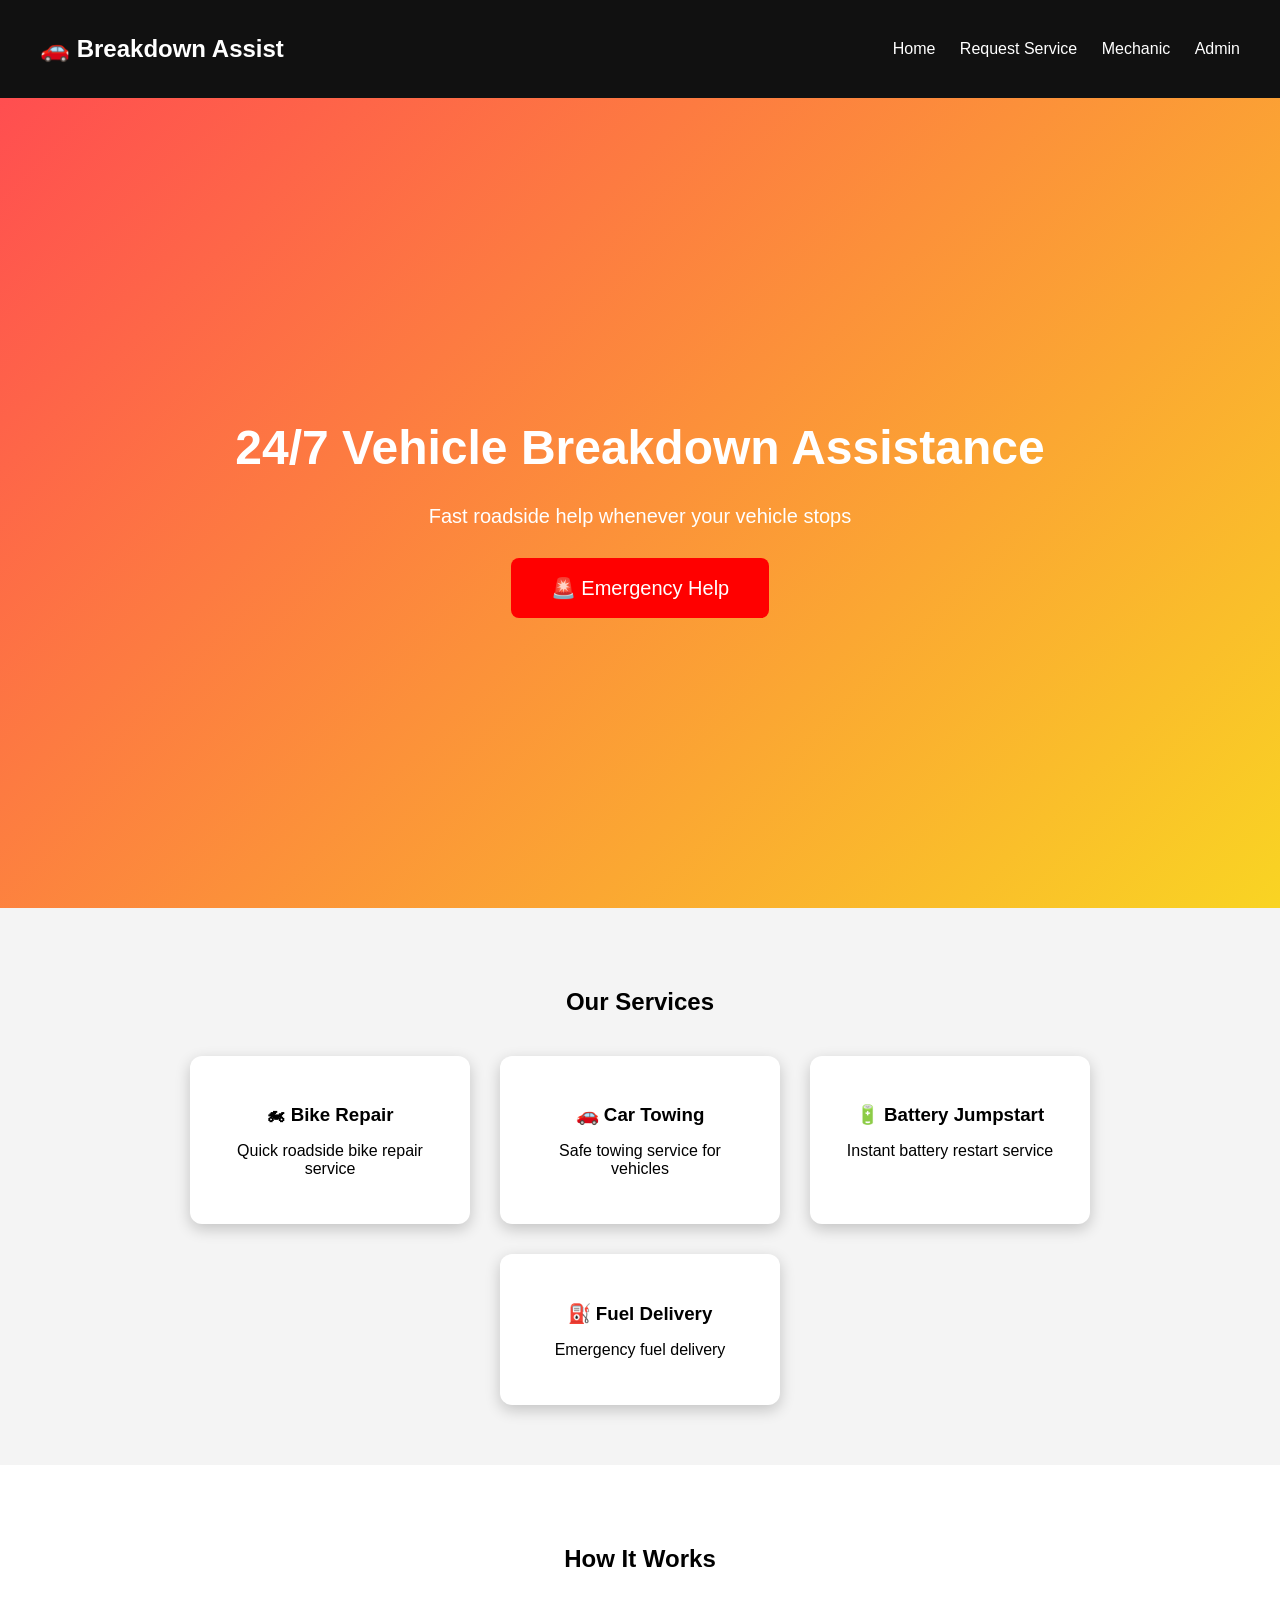
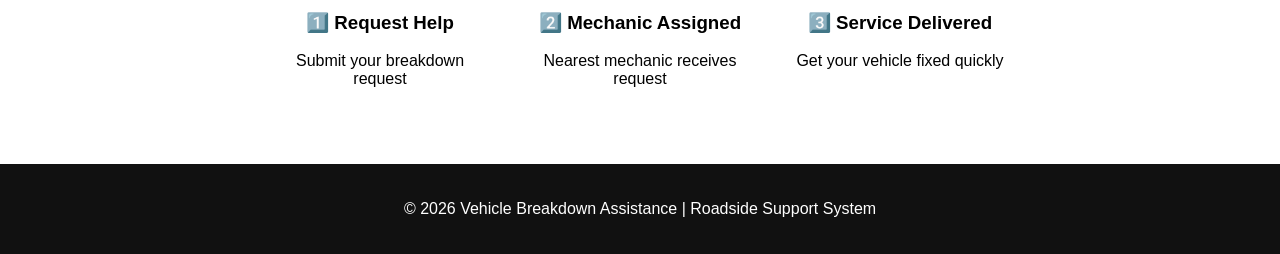
<file: index.html>
<!DOCTYPE html>
<html>

<head>

<title>Vehicle Breakdown Assistance</title>

<style>

body{
font-family:Arial;
margin:0;
background:#f4f4f4;
}

/* NAVBAR */

.navbar{
background:#111;
color:white;
padding:15px 40px;
display:flex;
justify-content:space-between;
align-items:center;
}

.navbar a{
color:white;
text-decoration:none;
margin-left:20px;
font-size:16px;
}

/* HERO SECTION */

.hero{
height:90vh;
display:flex;
flex-direction:column;
justify-content:center;
align-items:center;
text-align:center;
background:linear-gradient(135deg,#ff4e50,#f9d423);
color:white;
}

.hero h1{
font-size:48px;
margin-bottom:10px;
}

.hero p{
font-size:20px;
margin-bottom:30px;
}

.hero button{
background:red;
color:white;
border:none;
padding:18px 40px;
font-size:20px;
border-radius:8px;
cursor:pointer;
}

/* SERVICES */

.services{
padding:60px;
text-align:center;
}

.services h2{
margin-bottom:40px;
}

.service-container{
display:flex;
justify-content:center;
gap:30px;
flex-wrap:wrap;
}

.service-box{
background:white;
padding:30px;
width:220px;
border-radius:12px;
box-shadow:0 5px 15px rgba(0,0,0,0.2);
transition:0.3s;
}

.service-box:hover{
transform:translateY(-10px);
}

.service-box h3{
margin-bottom:10px;
}

/* STEPS */

.steps{
background:white;
padding:60px;
text-align:center;
}

.step-container{
display:flex;
justify-content:center;
gap:40px;
flex-wrap:wrap;
}

.step{
width:220px;
}

/* FOOTER */

.footer{
background:#111;
color:white;
text-align:center;
padding:20px;
}

</style>

</head>

<body>

<!-- NAVBAR -->

<div class="navbar">

<h2>🚗 Breakdown Assist</h2>

<div>

<a href="index.html">Home</a>
<a href="request.html">Request Service</a>
<a href="mechanic-login.html">Mechanic</a>
<a href="admin.html">Admin</a>

</div>

</div>


<!-- HERO -->

<div class="hero">

<h1>24/7 Vehicle Breakdown Assistance</h1>

<p>Fast roadside help whenever your vehicle stops</p>

<a href="request.html">
<button>🚨 Emergency Help</button>
</a>

</div>


<!-- SERVICES -->

<div class="services">

<h2>Our Services</h2>

<div class="service-container">

<div class="service-box">
<h3>🏍 Bike Repair</h3>
<p>Quick roadside bike repair service</p>
</div>

<div class="service-box">
<h3>🚗 Car Towing</h3>
<p>Safe towing service for vehicles</p>
</div>

<div class="service-box">
<h3>🔋 Battery Jumpstart</h3>
<p>Instant battery restart service</p>
</div>

<div class="service-box">
<h3>⛽ Fuel Delivery</h3>
<p>Emergency fuel delivery</p>
</div>

</div>

</div>


<!-- HOW IT WORKS -->

<div class="steps">

<h2>How It Works</h2>

<div class="step-container">

<div class="step">
<h3>1️⃣ Request Help</h3>
<p>Submit your breakdown request</p>
</div>

<div class="step">
<h3>2️⃣ Mechanic Assigned</h3>
<p>Nearest mechanic receives request</p>
</div>

<div class="step">
<h3>3️⃣ Service Delivered</h3>
<p>Get your vehicle fixed quickly</p>
</div>

</div>

</div>


<!-- FOOTER -->

<div class="footer">

<p>© 2026 Vehicle Breakdown Assistance | Roadside Support System</p>

</div>

</body>

</html>
</file>
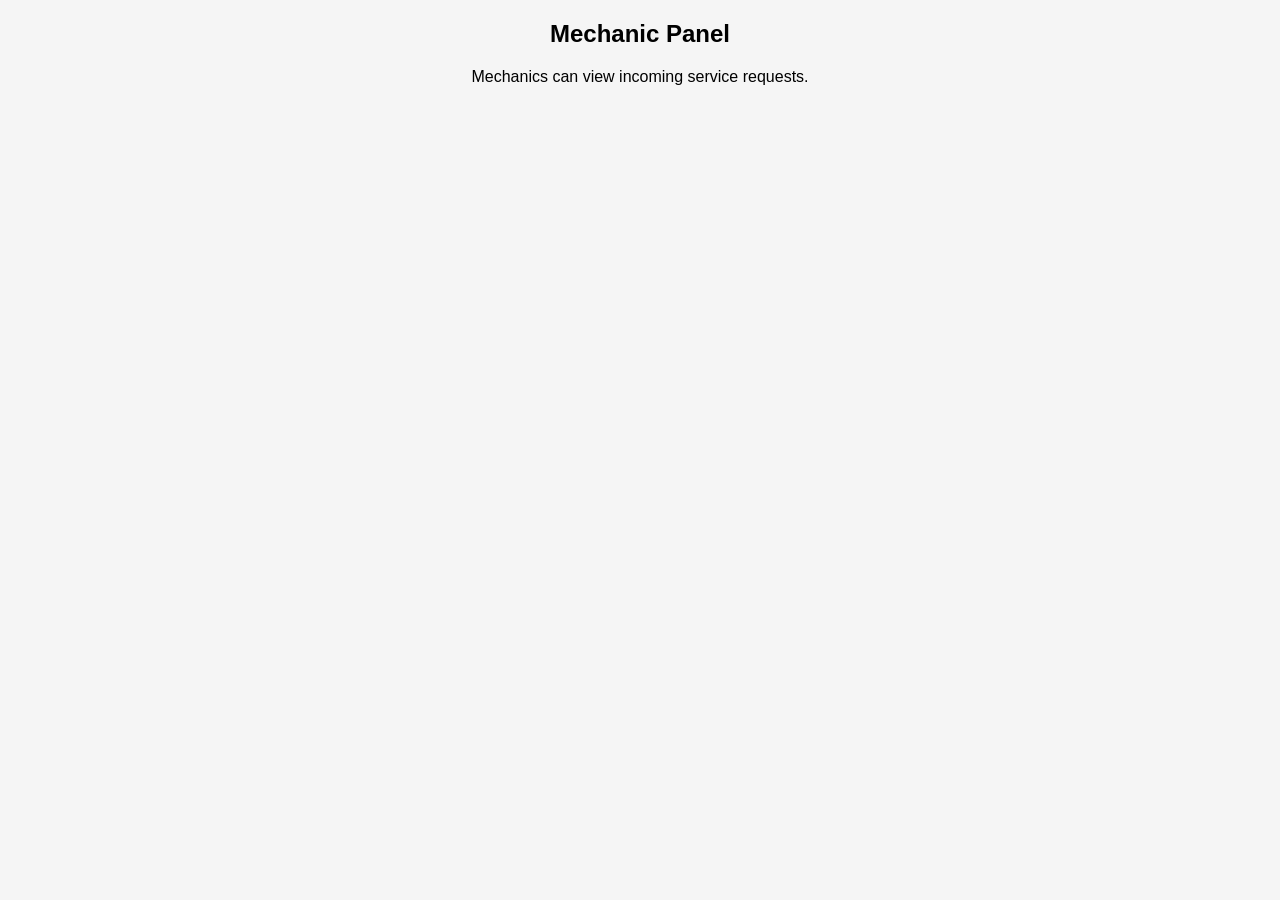
<file: mechanic.html>
<!DOCTYPE html>
<html>

<head>
<title>Mechanic Panel</title>
<link rel="stylesheet" href="style.css">
</head>

<body>

<h2 style="text-align:center">Mechanic Panel</h2>

<p style="text-align:center">Mechanics can view incoming service requests.</p>

</body>
</html>
</file>
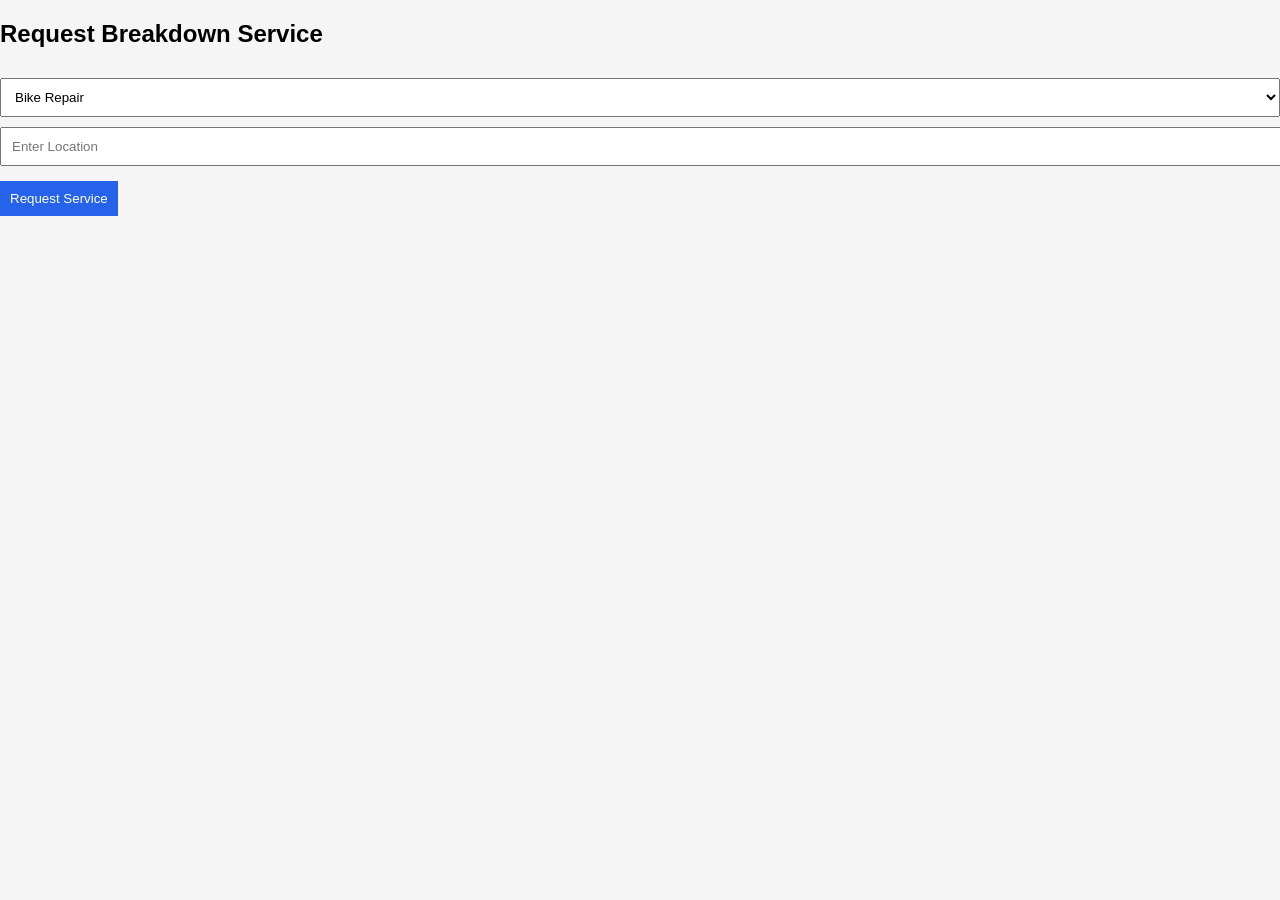
<file: request.html>
<!DOCTYPE html>
<html>

<head>
<title>Request Service</title>
<link rel="stylesheet" href="style.css">
</head>

<body>

<div class="form">

<h2>Request Breakdown Service</h2>

<select id="service">

<option>Bike Repair</option>
<option>Car Towing</option>
<option>Battery Jumpstart</option>
<option>Fuel Delivery</option>

</select>

<input type="text" id="location" placeholder="Enter Location">

<button onclick="sendRequest()">Request Service</button>

</div>

<script>
function sendRequest(){

let service = document.getElementById("service").value
let location = document.getElementById("location").value

if(location === ""){
alert("Please enter location")
return
}

alert("Service Requested!\nService: " + service + "\nLocation: " + location)

}
</script>
</body>
</html>
</file>
<file: style.css>
body{
font-family:Arial;
margin:0;
background:#f5f5f5;
}

header{
background:#1f2937;
color:white;
padding:15px;
display:flex;
justify-content:space-between;
align-items:center;
}

nav a{
color:white;
margin-left:20px;
text-decoration:none;
}

.hero{
text-align:center;
padding:120px;
}

.emergency{
background:red;
color:white;
padding:15px 35px;
font-size:20px;
border:none;
border-radius:8px;
cursor:pointer;
}

form{
background:white;
width:400px;
margin:auto;
padding:20px;
border-radius:8px;
box-shadow:0 0 10px rgba(0,0,0,0.2);
}

input,select,textarea{
width:100%;
padding:10px;
margin-top:10px;
}

button{
background:#2563eb;
color:white;
padding:10px;
border:none;
margin-top:15px;
cursor:pointer;
}
</file>
